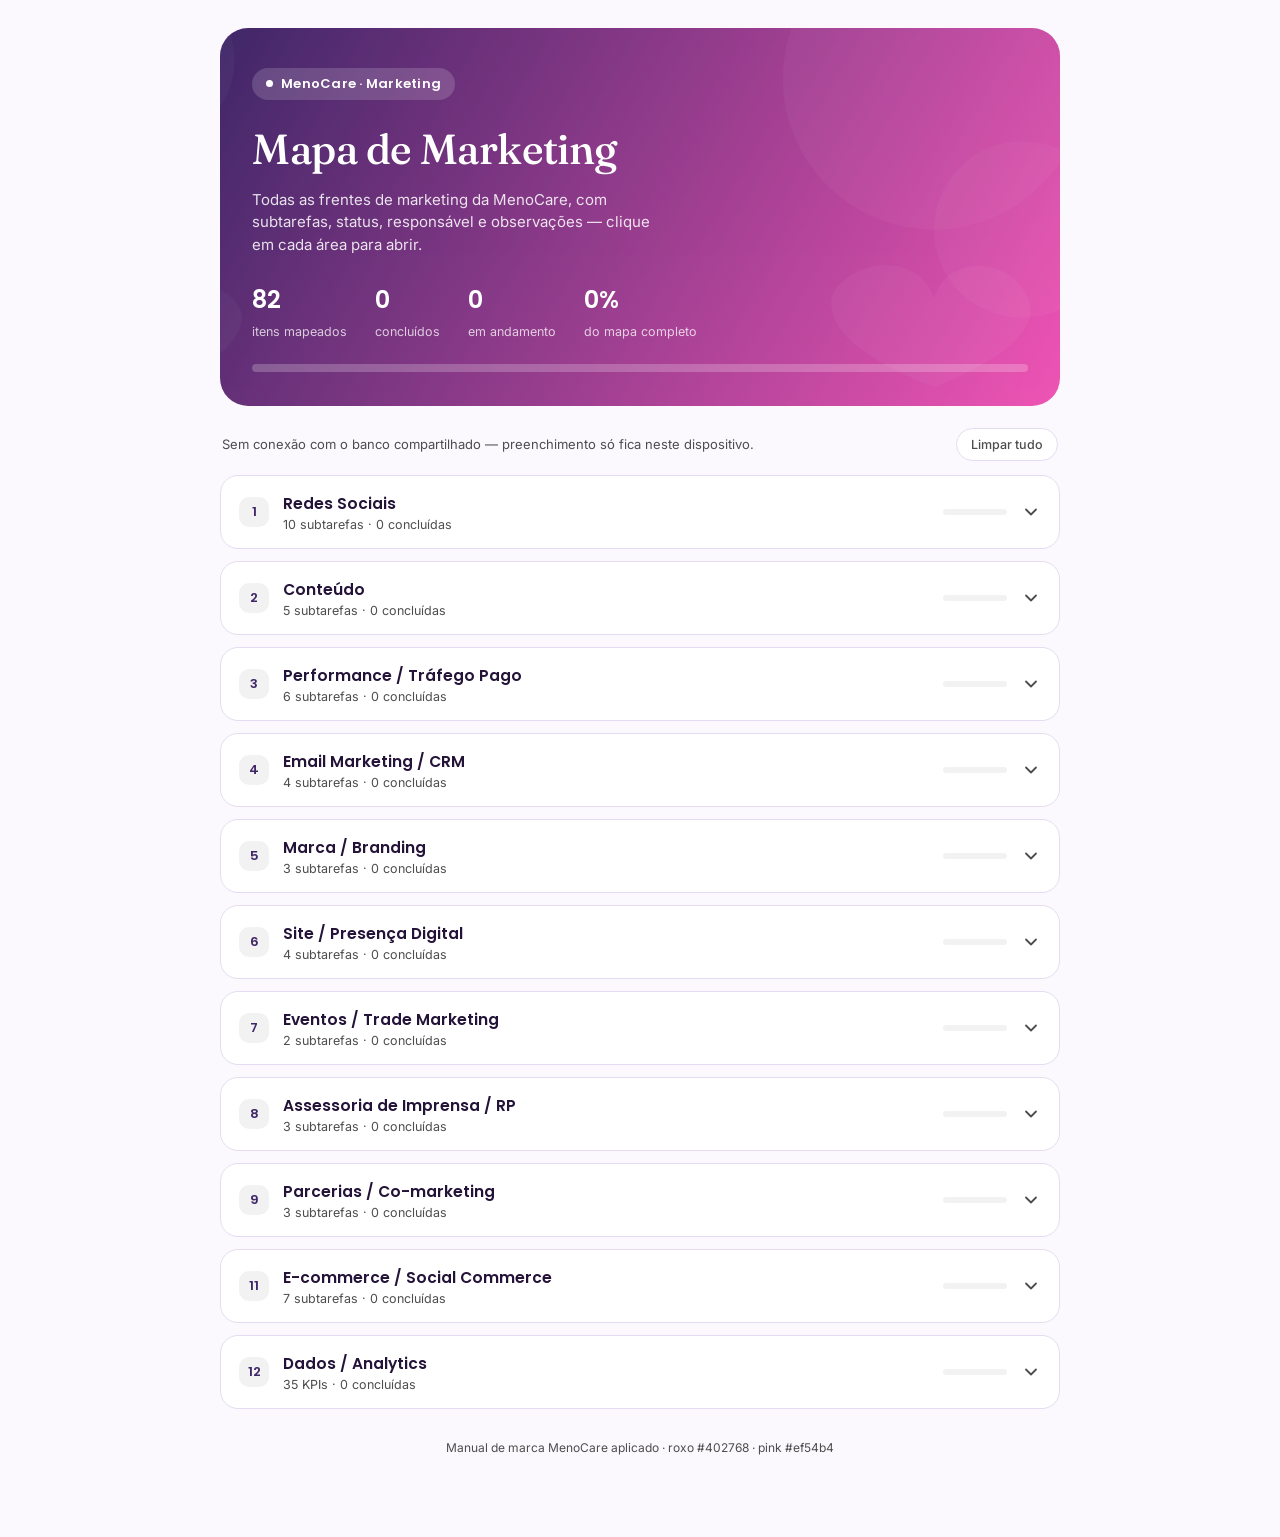
<file: index.html>
<!DOCTYPE html>
<html lang="pt-BR">
<head>
<meta charset="UTF-8">
<meta name="viewport" content="width=device-width, initial-scale=1, viewport-fit=cover">
<title>Mapa de Marketing — MenoCare</title>
<link rel="preconnect" href="https://fonts.googleapis.com">
<link href="https://fonts.googleapis.com/css2?family=Fraunces:opsz,wght@9..144,400;9..144,500;9..144,600&family=Poppins:wght@500;600;700&family=Inter:wght@400;500;600&display=swap" rel="stylesheet">
<link rel="stylesheet" href="style.css">
</head>
<body>
<div class="wrap">

  <div class="hero">
    <svg class="deco" viewBox="0 0 800 300" preserveAspectRatio="xMaxYMin slice" xmlns="http://www.w3.org/2000/svg">
      <circle cx="700" cy="40" r="120" fill="#ffffff" opacity="0.10"/>
      <circle cx="770" cy="160" r="70" fill="#ffffff" opacity="0.10"/>
      <path d="M620 210 C640 180 690 180 700 215 C710 180 760 180 775 215 C785 240 750 265 700 285 C650 265 610 240 620 210 Z" fill="#ffffff" opacity="0.12"/>
      <path d="M120 -10 C150 20 150 60 120 90 C90 60 90 20 120 -10 Z" fill="#ffffff" opacity="0.08" transform="rotate(20 120 40)"/>
      <path d="M40 220 C60 200 95 200 100 225 C105 200 140 200 150 225 C155 245 130 265 100 278 C70 265 35 245 40 220 Z" fill="#ffffff" opacity="0.09"/>
    </svg>
    <div class="hero-content">
      <span class="brandmark"><span class="dot"></span> MenoCare · Marketing</span>
      <h1>Mapa de Marketing</h1>
      <p>Todas as frentes de marketing da MenoCare, com subtarefas, status, responsável e observações — clique em cada área para abrir.</p>

      <div class="stats">
        <div class="stat"><b id="statTotal">0</b><span>itens mapeados</span></div>
        <div class="stat"><b id="statDone">0</b><span>concluídos</span></div>
        <div class="stat"><b id="statProgress">0</b><span>em andamento</span></div>
        <div class="stat"><b id="statPct">0%</b><span>do mapa completo</span></div>
      </div>
      <div class="progress-track"><div class="progress-fill" id="progressFill"></div></div>
    </div>
  </div>

  <div class="toolbar">
    <span class="toolbar-note" id="syncNote">Conectando ao banco compartilhado…</span>
    <button class="btn-reset" id="resetBtn" type="button">Limpar tudo</button>
  </div>

  <div id="categories"></div>

  <footer>Manual de marca MenoCare aplicado · roxo #402768 · pink #ef54b4</footer>
</div>

<script src="script.js"></script>
</body>
</html>
</file>
<file: style.css>
:root {
  color-scheme: light;
  --purple-900: #2d1854;
  --purple-700: #402768;
  --purple-600: #513091;
  --purple-400: #8e6dce;
  --pink-600: #d836a2;
  --pink-500: #ef54b4;
  --pink-300: #f484cf;
  --grey-100: #f2f2f2;
  --grey-300: #cccccc;
  --grey-600: #4d4d4d;

  --bg: #fbf9fd;
  --panel: #ffffff;
  --panel-alt: var(--grey-100);
  --border: #e4dcf1;
  --text: #241338;
  --text-soft: var(--grey-600);
  --accent-grad: linear-gradient(120deg, var(--purple-700), var(--pink-500));

  --status-none-bg: var(--grey-100);
  --status-none-fg: var(--grey-600);
  --status-progress-bg: #fde3f3;
  --status-progress-fg: #a5157e;
  --status-done-bg: #ece5f9;
  --status-done-fg: var(--purple-700);

  padding-top: env(safe-area-inset-top, 0px);
  padding-bottom: env(safe-area-inset-bottom, 0px);
  box-sizing: border-box;
}

:root:not([data-theme="light"]) {
  @media (prefers-color-scheme: dark) {
    --bg: #1b1030;
    --panel: #241338;
    --panel-alt: #2d1854;
    --border: #4a3170;
    --text: #f3ecff;
    --text-soft: #c9b8e8;
    --status-none-bg: #362254;
    --status-none-fg: #c9b8e8;
    --status-progress-bg: #52204a;
    --status-progress-fg: #f7a8db;
    --status-done-bg: #3a2566;
    --status-done-fg: #cdb8f2;
  }
}
:root[data-theme="dark"] {
  --bg: #1b1030;
  --panel: #241338;
  --panel-alt: #2d1854;
  --border: #4a3170;
  --text: #f3ecff;
  --text-soft: #c9b8e8;
  --status-none-bg: #362254;
  --status-none-fg: #c9b8e8;
  --status-progress-bg: #52204a;
  --status-progress-fg: #f7a8db;
  --status-done-bg: #3a2566;
  --status-done-fg: #cdb8f2;
}

* { box-sizing: border-box; }
html, body { height: auto; }
body {
  margin: 0;
  background: var(--bg);
  color: var(--text);
  font-family: 'Inter', -apple-system, BlinkMacSystemFont, 'Segoe UI', sans-serif;
  line-height: 1.5;
  scroll-padding-top: env(safe-area-inset-top, 0px);
}

a { color: inherit; }

.wrap {
  max-width: 880px;
  margin: 0 auto;
  padding: 28px 20px 80px;
}

/* ---------- HERO ---------- */
.hero {
  position: relative;
  overflow: hidden;
  border-radius: 28px;
  background: var(--accent-grad);
  padding: 40px 32px 34px;
  color: #fff;
  isolation: isolate;
}
.hero svg.deco {
  position: absolute;
  inset: 0;
  width: 100%;
  height: 100%;
  opacity: 0.35;
  z-index: 0;
  pointer-events: none;
}
.hero-content { position: relative; z-index: 1; }
.brandmark {
  display: inline-flex;
  align-items: center;
  gap: 8px;
  font-family: 'Poppins', sans-serif;
  font-weight: 600;
  font-size: 13px;
  letter-spacing: 0.02em;
  background: rgba(255,255,255,0.16);
  padding: 6px 14px;
  border-radius: 999px;
  margin-bottom: 18px;
}
.brandmark .dot { width: 7px; height: 7px; border-radius: 50%; background: #fff; }
.hero h1 {
  font-family: 'Fraunces', serif;
  font-weight: 500;
  font-size: clamp(30px, 5vw, 42px);
  margin: 0 0 8px;
  letter-spacing: -0.01em;
}
.hero p {
  margin: 0;
  max-width: 46ch;
  font-size: 15px;
  color: rgba(255,255,255,0.86);
}

.stats {
  display: flex;
  gap: 28px;
  margin-top: 26px;
  flex-wrap: wrap;
  position: relative;
  z-index: 1;
}
.stat b {
  font-family: 'Poppins', sans-serif;
  display: block;
  font-size: 24px;
  font-weight: 600;
}
.stat span { font-size: 12.5px; color: rgba(255,255,255,0.75); }

.progress-track {
  margin-top: 22px;
  height: 8px;
  border-radius: 999px;
  background: rgba(255,255,255,0.22);
  overflow: hidden;
  position: relative;
  z-index: 1;
}
.progress-fill {
  height: 100%;
  background: #fff;
  border-radius: 999px;
  width: 0%;
  transition: width 0.5s ease;
}

/* ---------- TOOLBAR ---------- */
.toolbar {
  display: flex;
  justify-content: space-between;
  align-items: center;
  margin: 22px 2px 14px;
  gap: 12px;
  flex-wrap: wrap;
}
.toolbar-note {
  font-size: 13px;
  color: var(--text-soft);
}
.btn-reset {
  border: 1px solid var(--border);
  background: var(--panel);
  color: var(--text-soft);
  font-family: 'Inter', sans-serif;
  font-size: 12.5px;
  font-weight: 500;
  padding: 8px 14px;
  border-radius: 999px;
  cursor: pointer;
}
.btn-reset:hover { border-color: var(--pink-500); color: var(--pink-600); }

/* ---------- CATEGORY CARDS ---------- */
.category {
  background: var(--panel);
  border: 1px solid var(--border);
  border-radius: 18px;
  margin-bottom: 12px;
  overflow: hidden;
}
.cat-header {
  display: flex;
  align-items: center;
  gap: 14px;
  width: 100%;
  padding: 16px 18px;
  background: none;
  border: none;
  text-align: left;
  cursor: pointer;
  font-family: inherit;
  color: var(--text);
}
.cat-header:focus-visible { outline: 2px solid var(--pink-500); outline-offset: -2px; }
.cat-num {
  font-family: 'Poppins', sans-serif;
  font-weight: 600;
  font-size: 13px;
  color: var(--purple-700);
  background: var(--panel-alt);
  width: 30px;
  height: 30px;
  border-radius: 10px;
  display: flex;
  align-items: center;
  justify-content: center;
  flex-shrink: 0;
}
.cat-title-wrap { flex: 1; min-width: 0; }
.cat-title {
  font-family: 'Poppins', sans-serif;
  font-weight: 600;
  font-size: 15.5px;
}
.cat-sub {
  font-size: 12.5px;
  color: var(--text-soft);
  margin-top: 2px;
}
.cat-mini-progress {
  width: 64px;
  height: 6px;
  border-radius: 999px;
  background: var(--panel-alt);
  overflow: hidden;
  flex-shrink: 0;
  display: none;
}
@media (min-width: 520px) { .cat-mini-progress { display: block; } }
.cat-mini-progress i {
  display: block;
  height: 100%;
  background: var(--accent-grad);
  width: 0%;
}
.chevron {
  width: 20px; height: 20px;
  flex-shrink: 0;
  transition: transform 0.25s ease;
  color: var(--text-soft);
}
.category.open .chevron { transform: rotate(180deg); }

.cat-body {
  max-height: 0;
  overflow: hidden;
  transition: max-height 0.32s ease;
}
.cat-body-inner { padding: 0 18px 18px; }

.group-label {
  font-family: 'Poppins', sans-serif;
  font-weight: 600;
  font-size: 12.5px;
  color: var(--pink-600);
  margin: 18px 0 8px 2px;
}
.group-label:first-child { margin-top: 4px; }

/* ---------- ROWS ---------- */
.row {
  display: grid;
  grid-template-columns: 1fr;
  gap: 8px;
  padding: 12px;
  border-radius: 12px;
  background: var(--panel-alt);
  margin-bottom: 8px;
}
@media (min-width: 700px) {
  .row {
    grid-template-columns: 2.1fr 1fr 1fr 1.2fr;
    align-items: center;
    gap: 10px;
  }
}
.row .label {
  font-size: 13.5px;
  font-weight: 500;
  color: var(--text);
}
.field-mobile-label {
  font-size: 10.5px;
  text-transform: none;
  color: var(--text-soft);
  margin-bottom: 3px;
  display: block;
}
@media (min-width: 700px) { .field-mobile-label { display: none; } }

select.status-select, input.text-field {
  width: 100%;
  font-family: 'Inter', sans-serif;
  font-size: 13px;
  padding: 7px 10px;
  border-radius: 8px;
  border: 1px solid var(--border);
  background: var(--panel);
  color: var(--text);
}
select.status-select:focus, input.text-field:focus {
  outline: 2px solid var(--pink-500);
  outline-offset: 1px;
}

select.status-select {
  font-weight: 600;
  cursor: pointer;
  appearance: none;
  background-image: url("data:image/svg+xml,%3Csvg xmlns='http://www.w3.org/2000/svg' width='10' height='6'%3E%3Cpath d='M1 1l4 4 4-4' stroke='%234d4d4d' stroke-width='1.6' fill='none' stroke-linecap='round'/%3E%3C/svg%3E");
  background-repeat: no-repeat;
  background-position: right 10px center;
  padding-right: 26px;
}
select.status-select[data-status="none"] { background-color: var(--status-none-bg); color: var(--status-none-fg); }
select.status-select[data-status="progress"] { background-color: var(--status-progress-bg); color: var(--status-progress-fg); }
select.status-select[data-status="done"] { background-color: var(--status-done-bg); color: var(--status-done-fg); }

footer {
  text-align: center;
  font-size: 12px;
  color: var(--text-soft);
  margin-top: 30px;
}

@media (prefers-reduced-motion: reduce) {
  .cat-body, .chevron, .progress-fill { transition: none; }
}
</file>
